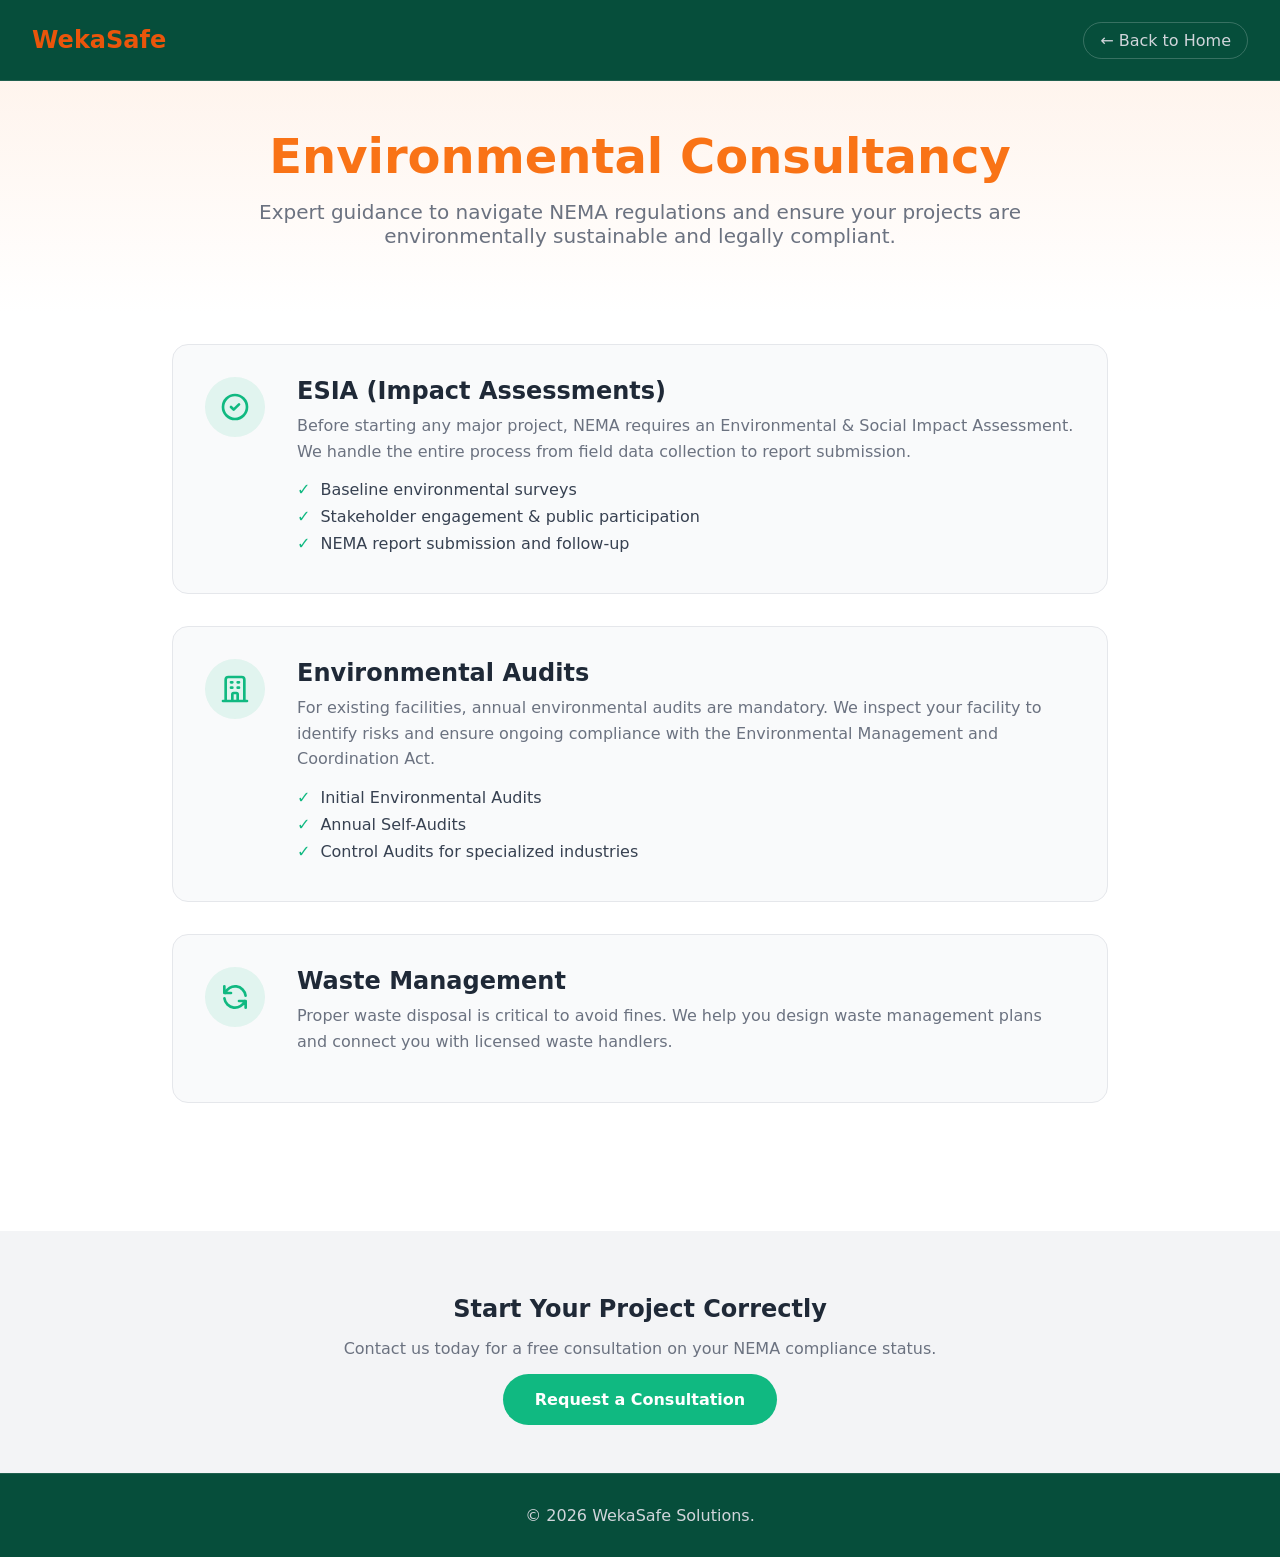
<file: environmental.html>
<!DOCTYPE html>
<html lang="en">
<head>
    <meta charset="UTF-8">
    <meta name="viewport" content="width=device-width, initial-scale=1.0">
    <title>Environmental Consultancy - WekaSafe</title>
    <style>
        /* CORE STYLES FROM INDEX */
        * { margin: 0; padding: 0; box-sizing: border-box; }
        body { font-family: system-ui, sans-serif; background: white; color: #1f2937; }
        
        /* Nav */
        nav { position: fixed; width: 100%; z-index: 1000; background: #064e3b; backdrop-filter: blur(20px); border-bottom: 1px solid rgba(255,255,255,0.1); }
        .nav-container { max-width: 1280px; margin: 0 auto; padding: 0 2rem; display: flex; justify-content: space-between; align-items: center; height: 80px; }
        .logo-text { font-size: 1.5rem; font-weight: 700; color: #ea550b; text-decoration: none; }
        .back-btn { padding: 8px 16px; border: 1px solid rgba(255,255,255,0.2); border-radius: 50px; color: #d1d5db; text-decoration: none; display: flex; align-items: center; gap: 8px; transition: all 0.3s; }
        .back-btn:hover { background: rgba(255,255,255,0.2); color: white; }

        /* Page Specific Content */
        .page-header { padding: 8rem 2rem 4rem; text-align: center; background: linear-gradient(to bottom, rgba(249, 115, 22, 0.1), white); }
        .page-header h1 { font-size: 3rem; margin-bottom: 1rem; color: #f97316; }
        .page-header p { font-size: 1.25rem; color: #6b7280; max-width: 800px; margin: 0 auto; }

        .details-section { max-width: 1000px; margin: 0 auto; padding: 2rem; }
        
        .detail-card { 
            background: #f9fafb; 
            border: 1px solid #e5e7eb; 
            border-radius: 1rem; 
            padding: 2rem; 
            margin-bottom: 2rem;
            display: flex; 
            gap: 2rem;
            align-items: start;
        }
        
        .detail-icon { 
            width: 60px; height: 60px; 
            background: rgba(16, 185, 129, 0.1); 
            border-radius: 50%; 
            display: flex; align-items: center; justify-content: center; 
            color: #10b981; flex-shrink: 0;
        }

        .detail-content h3 { font-size: 1.5rem; margin-bottom: 0.5rem; color: #1f2937; }
        .detail-content p { color: #6b7280; line-height: 1.6; margin-bottom: 1rem; }
        .detail-list { list-style: none; }
        .detail-list li { color: #374151; margin-bottom: 0.5rem; display: flex; gap: 10px; }
        .checkmark { color: #10b981; }

        .cta-box { text-align: center; padding: 4rem 2rem; background: #f3f4f6; margin-top: 4rem; }
        .btn-primary { padding: 1rem 2rem; background: #10b981; border-radius: 50px; color: white; text-decoration: none; font-weight: bold; }
        
        footer { text-align: center; padding: 2rem; background: #064e3b; border-top: 1px solid rgba(255,255,255,0.1); }
        footer p { color: #d1d5db; }
        
        @media(max-width: 768px) {
            .detail-card { flex-direction: column; }
            .page-header h1 { font-size: 2rem; }
        }
    </style>
</head>
<body>
    <nav>
        <div class="nav-container">
            <a href="index.html" class="logo-text">WekaSafe</a>
            <a href="index.html" class="back-btn">
                ← Back to Home
            </a>
        </div>
    </nav>

    <header class="page-header">
        <h1>Environmental Consultancy</h1>
        <p>Expert guidance to navigate NEMA regulations and ensure your projects are environmentally sustainable and legally compliant.</p>
    </header>

    <main class="details-section">
        <div class="detail-card">
            <div class="detail-icon">
                <svg width="32" height="32" fill="none" stroke="currentColor" viewBox="0 0 24 24"><path stroke-linecap="round" stroke-linejoin="round" stroke-width="2" d="M9 12l2 2 4-4m6 2a9 9 0 11-18 0 9 9 0 0118 0z"></path></svg>
            </div>
            <div class="detail-content">
                <h3>ESIA (Impact Assessments)</h3>
                <p>Before starting any major project, NEMA requires an Environmental & Social Impact Assessment. We handle the entire process from field data collection to report submission.</p>
                <ul class="detail-list">
                    <li><span class="checkmark">✓</span> Baseline environmental surveys</li>
                    <li><span class="checkmark">✓</span> Stakeholder engagement & public participation</li>
                    <li><span class="checkmark">✓</span> NEMA report submission and follow-up</li>
                </ul>
            </div>
        </div>

        <div class="detail-card">
            <div class="detail-icon">
                <svg width="32" height="32" fill="none" stroke="currentColor" viewBox="0 0 24 24"><path stroke-linecap="round" stroke-linejoin="round" stroke-width="2" d="M19 21V5a2 2 0 00-2-2H7a2 2 0 00-2 2v16m14 0h2m-2 0h-5m-9 0H3m2 0h5M9 7h1m-1 4h1m4-4h1m-1 4h1m-5 10v-5a1 1 0 011-1h2a1 1 0 011 1v5m-4 0h4"></path></svg>
            </div>
            <div class="detail-content">
                <h3>Environmental Audits</h3>
                <p>For existing facilities, annual environmental audits are mandatory. We inspect your facility to identify risks and ensure ongoing compliance with the Environmental Management and Coordination Act.</p>
                <ul class="detail-list">
                    <li><span class="checkmark">✓</span> Initial Environmental Audits</li>
                    <li><span class="checkmark">✓</span> Annual Self-Audits</li>
                    <li><span class="checkmark">✓</span> Control Audits for specialized industries</li>
                </ul>
            </div>
        </div>

        <div class="detail-card">
            <div class="detail-icon">
                <svg width="32" height="32" fill="none" stroke="currentColor" viewBox="0 0 24 24"><path stroke-linecap="round" stroke-linejoin="round" stroke-width="2" d="M4 4v5h.582m15.356 2A8.001 8.001 0 004.582 9m0 0H9m11 11v-5h-.581m0 0a8.003 8.003 0 01-15.357-2m15.357 2H15"></path></svg>
            </div>
            <div class="detail-content">
                <h3>Waste Management</h3>
                <p>Proper waste disposal is critical to avoid fines. We help you design waste management plans and connect you with licensed waste handlers.</p>
            </div>
        </div>
    </main>

    <div class="cta-box">
        <h2 style="color:#1f2937; margin-bottom: 1rem;">Start Your Project Correctly</h2>
        <p style="color:#6b7280; margin-bottom: 2rem;">Contact us today for a free consultation on your NEMA compliance status.</p>
        <a href="index.html#contact" class="btn-primary">Request a Consultation</a>
    </div>

    <footer>
        <p>&copy; 2026 WekaSafe Solutions.</p>
    </footer>
</body>
</html>
</file>
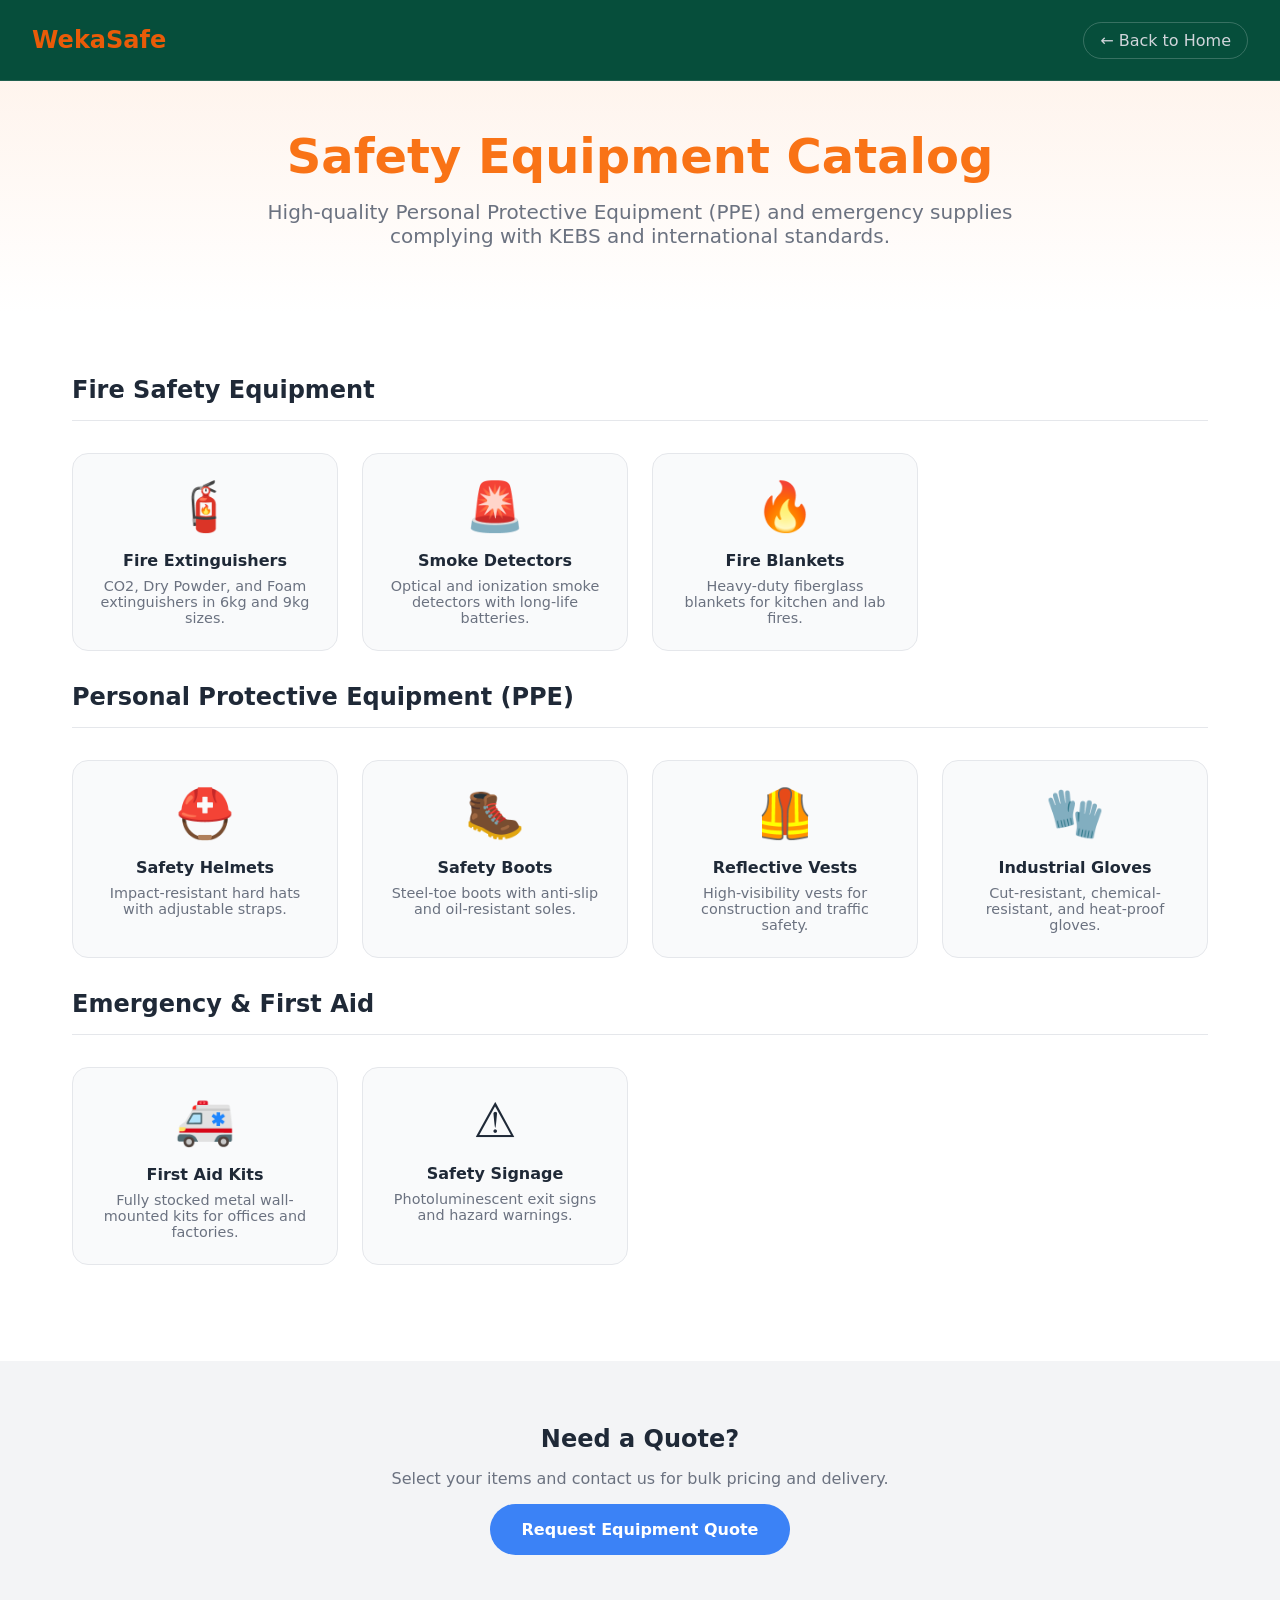
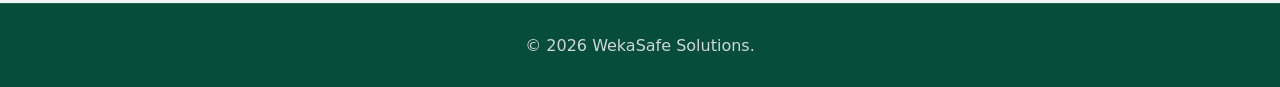
<file: equipment.html>
<!DOCTYPE html>
<html lang="en">
<head>
    <meta charset="UTF-8">
    <meta name="viewport" content="width=device-width, initial-scale=1.0">
    <title>Safety Equipment - WekaSafe</title>
    <style>
        /* Reuse styles */
        * { margin: 0; padding: 0; box-sizing: border-box; }
        body { font-family: system-ui, sans-serif; background: white; color: #1f2937; }
        nav { position: fixed; width: 100%; z-index: 1000; background: #064e3b; backdrop-filter: blur(20px); border-bottom: 1px solid rgba(255,255,255,0.1); }
        .nav-container { max-width: 1280px; margin: 0 auto; padding: 0 2rem; display: flex; justify-content: space-between; align-items: center; height: 80px; }
        .logo-text { font-size: 1.5rem; font-weight: 700; color: #e95b08; text-decoration: none; }
        .back-btn { padding: 8px 16px; border: 1px solid rgba(255,255,255,0.2); border-radius: 50px; color: #d1d5db; text-decoration: none; display: flex; align-items: center; gap: 8px; transition: all 0.3s; }
        .back-btn:hover { background: rgba(255,255,255,0.2); color: white; }

        .page-header { padding: 8rem 2rem 4rem; text-align: center; background: linear-gradient(to bottom, rgba(249, 115, 22, 0.1), white); }
        .page-header h1 { font-size: 3rem; margin-bottom: 1rem; color: #f97316; }
        .page-header p { font-size: 1.25rem; color: #6b7280; max-width: 800px; margin: 0 auto; }

        .category-section { max-width: 1200px; margin: 0 auto; padding: 2rem; }
        .category-title { font-size: 1.5rem; color: #1f2937; border-bottom: 1px solid #e5e7eb; padding-bottom: 1rem; margin-bottom: 2rem; margin-top: 2rem; }
        
        .products-grid { display: grid; grid-template-columns: repeat(auto-fill, minmax(250px, 1fr)); gap: 1.5rem; }
        .product-card { background: #f9fafb; border-radius: 1rem; padding: 1.5rem; text-align: center; border: 1px solid #e5e7eb; transition: all 0.3s; }
        .product-card:hover { border-color: #3b82f6; background: #f3f4f6; }
        .product-icon { font-size: 3rem; margin-bottom: 1rem; display: block; }
        .product-card h4 { color: #1f2937; margin-bottom: 0.5rem; }
        .product-card p { color: #6b7280; font-size: 0.9rem; }

        .cta-box { text-align: center; padding: 4rem 2rem; background: #f3f4f6; margin-top: 4rem; }
        .btn-primary { padding: 1rem 2rem; background: #3b82f6; border-radius: 50px; color: white; text-decoration: none; font-weight: bold; }
        
        footer { text-align: center; padding: 2rem; background: #064e3b; border-top: 1px solid rgba(255,255,255,0.1); }
        footer p { color: #d1d5db; }
    </style>
</head>
<body>
    <nav>
        <div class="nav-container">
            <a href="index.html" class="logo-text">WekaSafe</a>
            <a href="index.html" class="back-btn">← Back to Home</a>
        </div>
    </nav>

    <header class="page-header">
        <h1>Safety Equipment Catalog</h1>
        <p>High-quality Personal Protective Equipment (PPE) and emergency supplies complying with KEBS and international standards.</p>
    </header>

    <main class="category-section">
        
        <h2 class="category-title">Fire Safety Equipment</h2>
        <div class="products-grid">
            <div class="product-card">
                <span class="product-icon">🧯</span>
                <h4>Fire Extinguishers</h4>
                <p>CO2, Dry Powder, and Foam extinguishers in 6kg and 9kg sizes.</p>
            </div>
            <div class="product-card">
                <span class="product-icon">🚨</span>
                <h4>Smoke Detectors</h4>
                <p>Optical and ionization smoke detectors with long-life batteries.</p>
            </div>
            <div class="product-card">
                <span class="product-icon">🔥</span>
                <h4>Fire Blankets</h4>
                <p>Heavy-duty fiberglass blankets for kitchen and lab fires.</p>
            </div>
        </div>

        <h2 class="category-title">Personal Protective Equipment (PPE)</h2>
        <div class="products-grid">
            <div class="product-card">
                <span class="product-icon">⛑️</span>
                <h4>Safety Helmets</h4>
                <p>Impact-resistant hard hats with adjustable straps.</p>
            </div>
            <div class="product-card">
                <span class="product-icon">🥾</span>
                <h4>Safety Boots</h4>
                <p>Steel-toe boots with anti-slip and oil-resistant soles.</p>
            </div>
            <div class="product-card">
                <span class="product-icon">🦺</span>
                <h4>Reflective Vests</h4>
                <p>High-visibility vests for construction and traffic safety.</p>
            </div>
            <div class="product-card">
                <span class="product-icon">🧤</span>
                <h4>Industrial Gloves</h4>
                <p>Cut-resistant, chemical-resistant, and heat-proof gloves.</p>
            </div>
        </div>

        <h2 class="category-title">Emergency & First Aid</h2>
        <div class="products-grid">
            <div class="product-card">
                <span class="product-icon">🚑</span>
                <h4>First Aid Kits</h4>
                <p>Fully stocked metal wall-mounted kits for offices and factories.</p>
            </div>
            <div class="product-card">
                <span class="product-icon">⚠️</span>
                <h4>Safety Signage</h4>
                <p>Photoluminescent exit signs and hazard warnings.</p>
            </div>
        </div>

    </main>

    <div class="cta-box">
        <h2 style="color:#1f2937; margin-bottom: 1rem;">Need a Quote?</h2>
        <p style="color:#6b7280; margin-bottom: 2rem;">Select your items and contact us for bulk pricing and delivery.</p>
        <a href="index.html#contact" class="btn-primary">Request Equipment Quote</a>
    </div>

    <footer>
        <p>&copy; 2026 WekaSafe Solutions.</p>
    </footer>
</body>
</html>
</file>
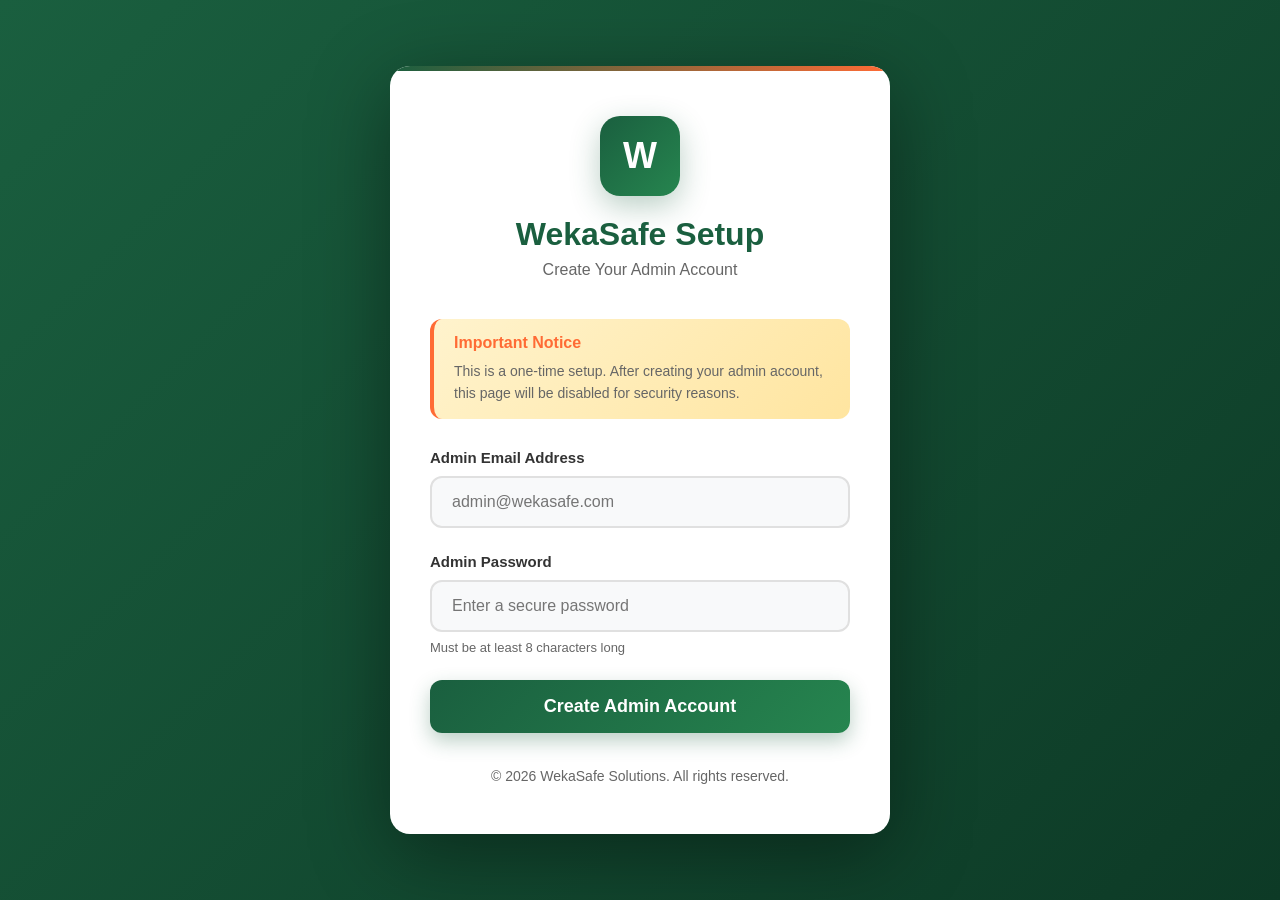
<file: setup.html>
<!DOCTYPE html>
<html lang="en">
<head>
    <meta charset="UTF-8">
    <meta name="viewport" content="width=device-width, initial-scale=1.0">
    <title>Create Admin Account - WekaSafe</title>
    <style>
        * {
            margin: 0;
            padding: 0;
            box-sizing: border-box;
        }
        
        body {
            font-family: 'Segoe UI', Tahoma, Geneva, Verdana, sans-serif;
            background: linear-gradient(135deg, #1a5f3f 0%, #0d3a26 100%);
            min-height: 100vh;
            display: flex;
            align-items: center;
            justify-content: center;
            padding: 20px;
        }
        
        .setup-container {
            background: white;
            border-radius: 20px;
            box-shadow: 0 20px 80px rgba(0,0,0,0.4);
            width: 100%;
            max-width: 500px;
            padding: 50px 40px;
            position: relative;
            overflow: hidden;
        }
        
        .setup-container::before {
            content: '';
            position: absolute;
            top: 0;
            left: 0;
            right: 0;
            height: 5px;
            background: linear-gradient(90deg, #1a5f3f 0%, #ff6b35 100%);
        }
        
        .logo {
            text-align: center;
            margin-bottom: 40px;
        }
        
        .logo-icon {
            width: 80px;
            height: 80px;
            background: linear-gradient(135deg, #1a5f3f 0%, #26854f 100%);
            border-radius: 20px;
            display: flex;
            align-items: center;
            justify-content: center;
            margin: 0 auto 20px;
            color: white;
            font-size: 36px;
            font-weight: bold;
            box-shadow: 0 10px 30px rgba(26, 95, 63, 0.3);
        }
        
        .logo h1 {
            color: #1a5f3f;
            font-size: 32px;
            margin-bottom: 8px;
            font-weight: 700;
        }
        
        .logo p {
            color: #666;
            font-size: 16px;
            font-weight: 500;
        }
        
        .info-box {
            background: linear-gradient(135deg, #fff3cd 0%, #ffe5a0 100%);
            border-left: 4px solid #ff6b35;
            padding: 15px 20px;
            border-radius: 12px;
            margin-bottom: 30px;
        }
        
        .info-box h3 {
            color: #ff6b35;
            font-size: 16px;
            margin-bottom: 8px;
        }
        
        .info-box p {
            color: #666;
            font-size: 14px;
            line-height: 1.6;
        }
        
        .form-group {
            margin-bottom: 25px;
        }
        
        label {
            display: block;
            margin-bottom: 10px;
            color: #333;
            font-weight: 600;
            font-size: 15px;
        }
        
        input[type="email"],
        input[type="password"] {
            width: 100%;
            padding: 15px 20px;
            border: 2px solid #e0e0e0;
            border-radius: 12px;
            font-size: 16px;
            transition: all 0.3s;
            background: #f8f9fa;
        }
        
        input[type="email"]:focus,
        input[type="password"]:focus {
            outline: none;
            border-color: #1a5f3f;
            background: white;
            box-shadow: 0 0 0 4px rgba(26, 95, 63, 0.1);
        }
        
        .password-hint {
            font-size: 13px;
            color: #666;
            margin-top: 8px;
        }
        
        .success-message {
            background: linear-gradient(135deg, #d4edda 0%, #c3e6cb 100%);
            color: #155724;
            padding: 15px 20px;
            border-radius: 12px;
            margin-bottom: 25px;
            border-left: 4px solid #28a745;
            display: none;
        }
        
        .success-message.show {
            display: block;
        }
        
        .error-message {
            background: linear-gradient(135deg, #ff6b35 0%, #ff8555 100%);
            color: white;
            padding: 15px 20px;
            border-radius: 12px;
            margin-bottom: 25px;
            box-shadow: 0 5px 15px rgba(255, 107, 53, 0.3);
            display: none;
        }
        
        .error-message.show {
            display: block;
        }
        
        .submit-btn {
            width: 100%;
            padding: 16px;
            background: linear-gradient(135deg, #1a5f3f 0%, #26854f 100%);
            color: white;
            border: none;
            border-radius: 12px;
            font-size: 18px;
            font-weight: 600;
            cursor: pointer;
            transition: all 0.3s;
            box-shadow: 0 8px 20px rgba(26, 95, 63, 0.3);
        }
        
        .submit-btn:hover:not(:disabled) {
            transform: translateY(-2px);
            box-shadow: 0 12px 30px rgba(26, 95, 63, 0.4);
        }
        
        .submit-btn:disabled {
            background: #ccc;
            cursor: not-allowed;
            box-shadow: none;
        }
        
        .submit-btn:active:not(:disabled) {
            transform: translateY(0);
        }
        
        .login-link {
            text-align: center;
            margin-top: 25px;
            padding-top: 25px;
            border-top: 1px solid #e0e0e0;
        }
        
        .login-link a {
            color: #1a5f3f;
            text-decoration: none;
            font-weight: 600;
        }
        
        .login-link a:hover {
            color: #ff6b35;
        }
        
        .footer {
            margin-top: 35px;
            text-align: center;
            color: #666;
            font-size: 14px;
        }
    </style>
</head>
<body>
    <div class="setup-container">
        <div class="logo">
            <div class="logo-icon">W</div>
            <h1>WekaSafe Setup</h1>
            <p>Create Your Admin Account</p>
        </div>
        
        <div class="info-box">
            <h3>Important Notice</h3>
            <p>This is a one-time setup. After creating your admin account, this page will be disabled for security reasons.</p>
        </div>
        
        <div id="successMessage" class="success-message">
            <strong>✓ Success!</strong> Your admin account has been created. Redirecting to login...
        </div>
        
        <div id="errorMessage" class="error-message"></div>
        
        <form id="setupForm">
            <div class="form-group">
                <label for="email">Admin Email Address</label>
                <input type="email" id="email" name="email" required placeholder="admin@wekasafe.com">
            </div>
            
            <div class="form-group">
                <label for="password">Admin Password</label>
                <input type="password" id="password" name="password" required placeholder="Enter a secure password">
                <div class="password-hint">Must be at least 8 characters long</div>
            </div>
            
            <button type="submit" class="submit-btn" id="submitBtn">Create Admin Account</button>
        </form>
        
        <div class="login-link" id="loginLink" style="display: none;">
            <p>Account created successfully! <a href="/admin/login">Click here to login</a></p>
        </div>
        
        <div class="footer">
            <p>&copy; 2026 WekaSafe Solutions. All rights reserved.</p>
        </div>
    </div>
    
    <script>
        const form = document.getElementById('setupForm');
        const submitBtn = document.getElementById('submitBtn');
        const successMessage = document.getElementById('successMessage');
        const errorMessage = document.getElementById('errorMessage');
        const loginLink = document.getElementById('loginLink');
        
        form.addEventListener('submit', async (e) => {
            e.preventDefault();
            
            // Disable button and show loading state
            submitBtn.disabled = true;
            submitBtn.textContent = 'Creating Account...';
            
            // Hide previous messages
            successMessage.classList.remove('show');
            errorMessage.classList.remove('show');
            
            // Get form data
            const formData = new FormData();
            formData.append('email', document.getElementById('email').value);
            formData.append('password', document.getElementById('password').value);
            
            try {
                const response = await fetch('/admin/setup', {
                    method: 'POST',
                    body: formData
                });
                
                const data = await response.json();
                
                if (response.ok) {
                    // Success
                    successMessage.classList.add('show');
                    form.style.display = 'none';
                    loginLink.style.display = 'block';
                    
                    // Redirect to login after 3 seconds
                    setTimeout(() => {
                        window.location.href = '/admin/login';
                    }, 3000);
                } else {
                    // Error
                    errorMessage.textContent = data.detail || 'Failed to create account. Please try again.';
                    errorMessage.classList.add('show');
                    submitBtn.disabled = false;
                    submitBtn.textContent = 'Create Admin Account';
                }
            } catch (error) {
                errorMessage.textContent = 'Network error. Please check your connection and try again.';
                errorMessage.classList.add('show');
                submitBtn.disabled = false;
                submitBtn.textContent = 'Create Admin Account';
            }
        });
    </script>
</body>
</html>
</file>
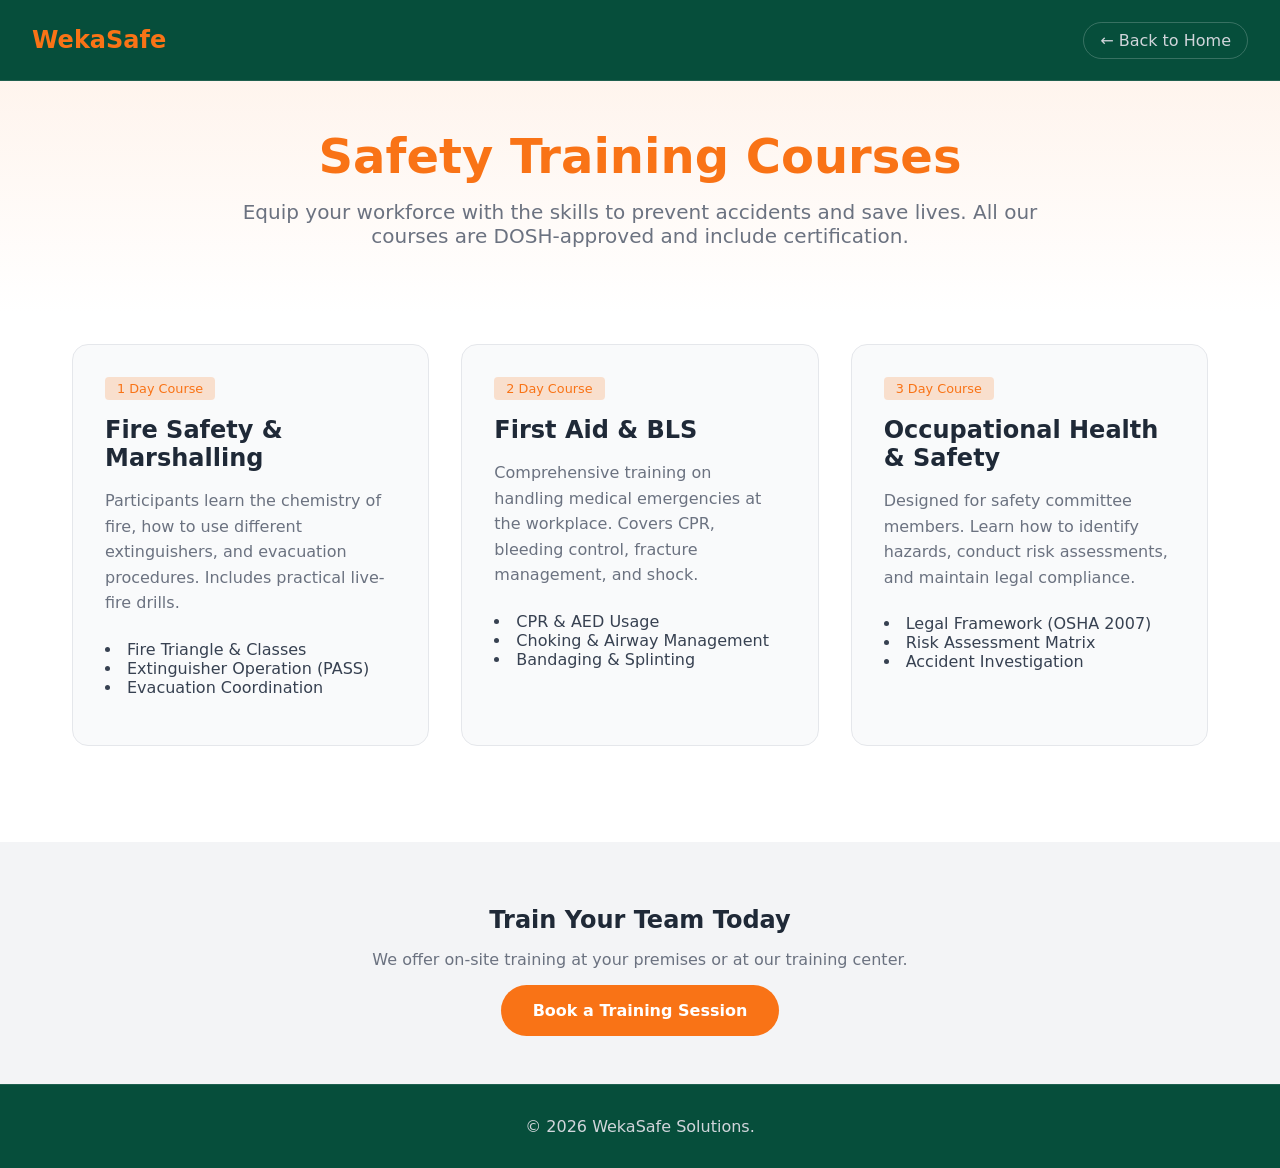
<file: training.html>
<!DOCTYPE html>
<html lang="en">
<head>
    <meta charset="UTF-8">
    <meta name="viewport" content="width=device-width, initial-scale=1.0">
    <title>Safety Training - WekaSafe</title>
    <style>
        /* Reuse styles from environmental.html for consistency */
        * { margin: 0; padding: 0; box-sizing: border-box; }
        body { font-family: system-ui, sans-serif; background: white; color: #1f2937; }
        nav { position: fixed; width: 100%; z-index: 1000; background: #064e3b; backdrop-filter: blur(20px); border-bottom: 1px solid rgba(255,255,255,0.1); }
        .nav-container { max-width: 1280px; margin: 0 auto; padding: 0 2rem; display: flex; justify-content: space-between; align-items: center; height: 80px; }
        .logo-text { font-size: 1.5rem; font-weight: 700; color: #f97316; text-decoration: none; }
        .back-btn { padding: 8px 16px; border: 1px solid rgba(255,255,255,0.2); border-radius: 50px; color: #d1d5db; text-decoration: none; display: flex; align-items: center; gap: 8px; transition: all 0.3s; }
        .back-btn:hover { background: rgba(255,255,255,0.2); color: white; }

        .page-header { padding: 8rem 2rem 4rem; text-align: center; background: linear-gradient(to bottom, rgba(249, 115, 22, 0.1), white); }
        .page-header h1 { font-size: 3rem; margin-bottom: 1rem; color: #f97316; }
        .page-header p { font-size: 1.25rem; color: #6b7280; max-width: 800px; margin: 0 auto; }

        .course-grid { display: grid; grid-template-columns: repeat(auto-fit, minmax(300px, 1fr)); gap: 2rem; max-width: 1200px; margin: 0 auto; padding: 2rem; }
        .course-card { background: #f9fafb; border: 1px solid #e5e7eb; border-radius: 1rem; padding: 2rem; transition: transform 0.3s; }
        .course-card:hover { transform: translateY(-5px); border-color: #f97316; }
        .course-card h3 { color: #1f2937; margin-bottom: 1rem; font-size: 1.5rem; }
        .course-card p { color: #6b7280; margin-bottom: 1.5rem; line-height: 1.6; }
        
        .duration-badge { display: inline-block; padding: 4px 12px; background: rgba(249, 115, 22, 0.2); color: #f97316; border-radius: 4px; font-size: 0.8rem; margin-bottom: 1rem; }

        .cta-box { text-align: center; padding: 4rem 2rem; background: #f3f4f6; margin-top: 4rem; }
        .btn-primary { padding: 1rem 2rem; background: #f97316; border-radius: 50px; color: white; text-decoration: none; font-weight: bold; }
        
        footer { text-align: center; padding: 2rem; background: #064e3b; border-top: 1px solid rgba(255,255,255,0.1); }
        footer p { color: #d1d5db; }
    </style>
</head>
<body>
    <nav>
        <div class="nav-container">
            <a href="index.html" class="logo-text">WekaSafe</a>
            <a href="index.html" class="back-btn">← Back to Home</a>
        </div>
    </nav>

    <header class="page-header">
        <h1>Safety Training Courses</h1>
        <p>Equip your workforce with the skills to prevent accidents and save lives. All our courses are DOSH-approved and include certification.</p>
    </header>

    <main class="course-grid">
        <div class="course-card">
            <span class="duration-badge">1 Day Course</span>
            <h3>Fire Safety & Marshalling</h3>
            <p>Participants learn the chemistry of fire, how to use different extinguishers, and evacuation procedures. Includes practical live-fire drills.</p>
            <ul style="color:#374151; list-style-position: inside; margin-bottom:1rem;">
                <li>Fire Triangle & Classes</li>
                <li>Extinguisher Operation (PASS)</li>
                <li>Evacuation Coordination</li>
            </ul>
        </div>

        <div class="course-card">
            <span class="duration-badge">2 Day Course</span>
            <h3>First Aid & BLS</h3>
            <p>Comprehensive training on handling medical emergencies at the workplace. Covers CPR, bleeding control, fracture management, and shock.</p>
            <ul style="color:#374151; list-style-position: inside; margin-bottom:1rem;">
                <li>CPR & AED Usage</li>
                <li>Choking & Airway Management</li>
                <li>Bandaging & Splinting</li>
            </ul>
        </div>

        <div class="course-card">
            <span class="duration-badge">3 Day Course</span>
            <h3>Occupational Health & Safety</h3>
            <p>Designed for safety committee members. Learn how to identify hazards, conduct risk assessments, and maintain legal compliance.</p>
            <ul style="color:#374151; list-style-position: inside; margin-bottom:1rem;">
                <li>Legal Framework (OSHA 2007)</li>
                <li>Risk Assessment Matrix</li>
                <li>Accident Investigation</li>
            </ul>
        </div>
    </main>

    <div class="cta-box">
        <h2 style="color:#1f2937; margin-bottom: 1rem;">Train Your Team Today</h2>
        <p style="color:#6b7280; margin-bottom: 2rem;">We offer on-site training at your premises or at our training center.</p>
        <a href="index.html#contact" class="btn-primary">Book a Training Session</a>
    </div>

    <footer>
        <p>&copy; 2026 WekaSafe Solutions.</p>
    </footer>
</body>
</html>
</file>
